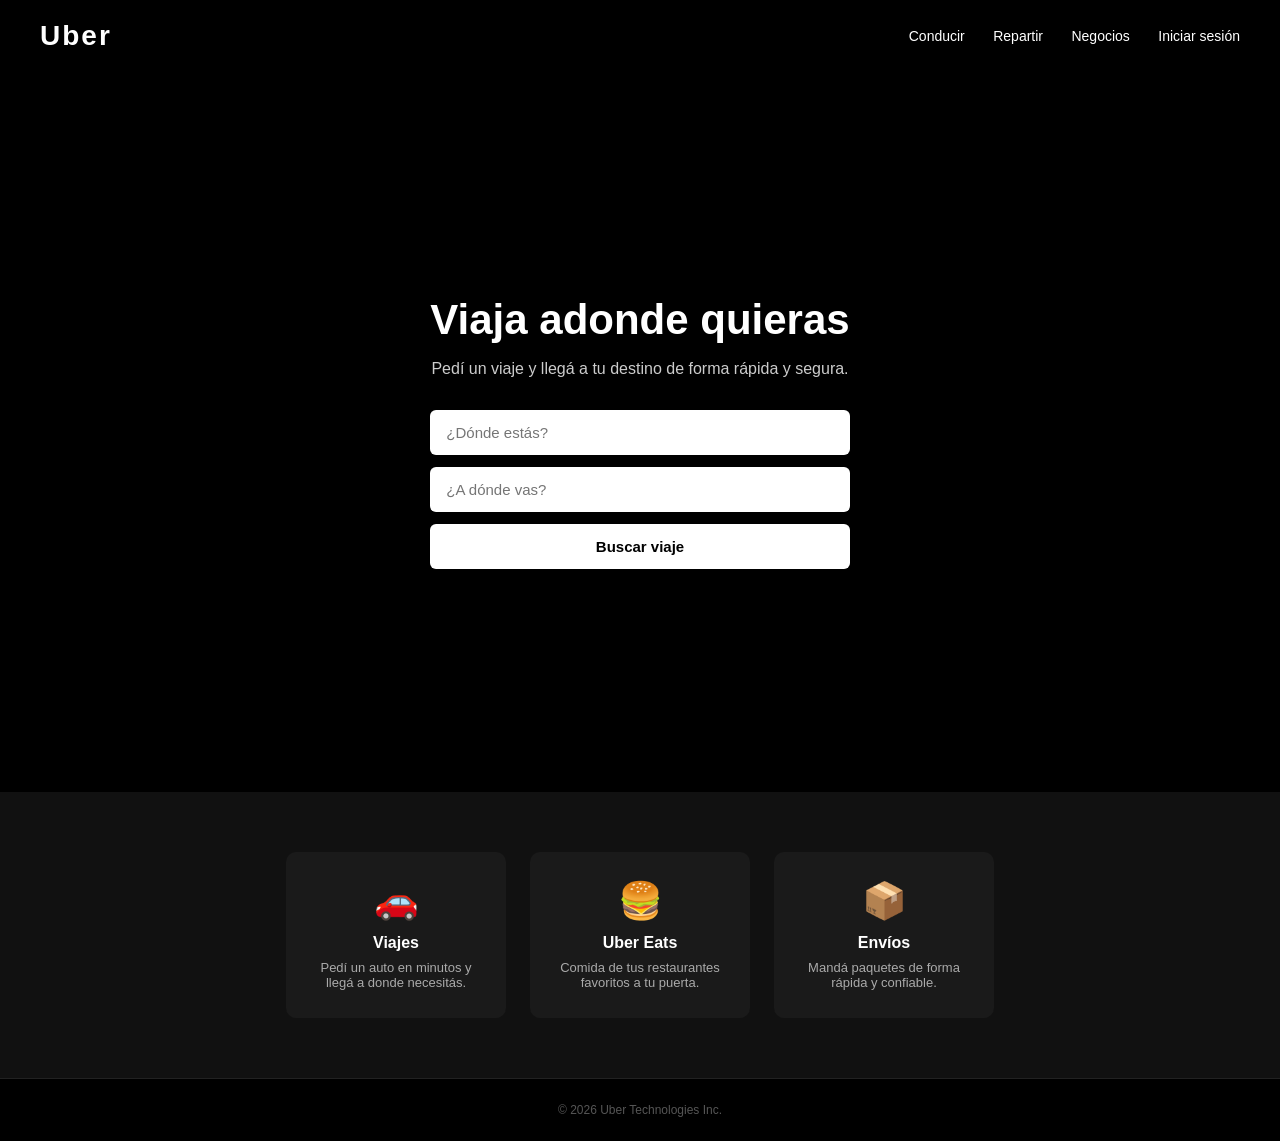
<file: Ejercicios/Ejercicio 3/Ejercicio-3pag3.html>
<!DOCTYPE html>
<html lang="es">
<head>
  <meta charset="UTF-8">
  <title>Uber</title>
  <style>
    * { margin: 0; padding: 0; box-sizing: border-box; }

    body {
      font-family: Arial, sans-serif;
      background: #000;
      color: #fff;
    }

    
    header {
      display: flex;
      justify-content: space-between;
      align-items: center;
      padding: 20px 40px;
    }

    header h1 { font-size: 28px; letter-spacing: 2px; }

    nav a {
      color: #fff;
      text-decoration: none;
      margin-left: 24px;
      font-size: 14px;
    }

    nav a:hover { text-decoration: underline; }

   
    .hero {
      display: flex;
      justify-content: center;
      align-items: center;
      min-height: 80vh;
      padding: 40px;
      background-image:
        linear-gradient(rgba(0,0,0,0.6), rgba(0,0,0,0.6)),
        url('https://images.unsplash.com/photo-1449965408869-eaa3f722e40d?w=1400');
      background-size: cover;
      background-position: center;
    }

    .hero-content { text-align: center; max-width: 500px; }

    .hero h2 { font-size: 42px; font-weight: 700; margin-bottom: 16px; }
    .hero p  { font-size: 16px; color: #ccc; margin-bottom: 32px; }

    
    .form { display: flex; flex-direction: column; gap: 12px; }

    .form input {
      padding: 14px 16px;
      border-radius: 6px;
      border: none;
      font-size: 15px;
      background: #fff;
      color: #000;
      width: 100%;
    }

    .form button {
      padding: 14px;
      background: #fff;
      color: #000;
      border: none;
      border-radius: 6px;
      font-size: 15px;
      font-weight: 700;
      cursor: pointer;
    }

    .form button:hover { background: #ddd; }

    
    section {
      display: flex;
      justify-content: center;
      gap: 24px;
      padding: 60px 40px;
      background: #111;
      flex-wrap: wrap;
    }

    .card {
      background: #1a1a1a;
      border-radius: 10px;
      padding: 28px;
      width: 220px;
      text-align: center;
    }

    .card .icono { font-size: 36px; margin-bottom: 12px; }
    .card h3     { font-size: 16px; margin-bottom: 8px; }
    .card p      { font-size: 13px; color: #aaa; }

    
    footer {
      background: #000;
      text-align: center;
      padding: 24px;
      font-size: 12px;
      color: #555;
      border-top: 1px solid #222;
    }
  </style>
</head>
<body>

  
  <header>
    <h1>Uber</h1>
    <nav>
      <a href="#">Conducir</a>
      <a href="#">Repartir</a>
      <a href="#">Negocios</a>
      <a href="#">Iniciar sesión</a>
    </nav>
  </header>

 
  <div class="hero">
    <div class="hero-content">
      <h2>Viaja adonde quieras</h2>
        <p>Pedí un viaje y llegá a tu destino de forma rápida y segura.</p>
        <div class="form">
        <input type="text" placeholder="¿Dónde estás?">
        <input type="text" placeholder="¿A dónde vas?">
        <button>Buscar viaje</button>
    </div>
    </div>
  </div>

 
  <section>
    <div class="card">
      <div class="icono">🚗</div>
      <h3>Viajes</h3>
      <p>Pedí un auto en minutos y llegá a donde necesitás.</p>
    </div>
    <div class="card">
      <div class="icono">🍔</div>
      <h3>Uber Eats</h3>
      <p>Comida de tus restaurantes favoritos a tu puerta.</p>
    </div>
    <div class="card">
      <div class="icono">📦</div>
      <h3>Envíos</h3>
      <p>Mandá paquetes de forma rápida y confiable.</p>
    </div>
  </section>

 
  <footer>
    <p>© 2026 Uber Technologies Inc.</p>
  </footer>

</body>
</html>
</file>
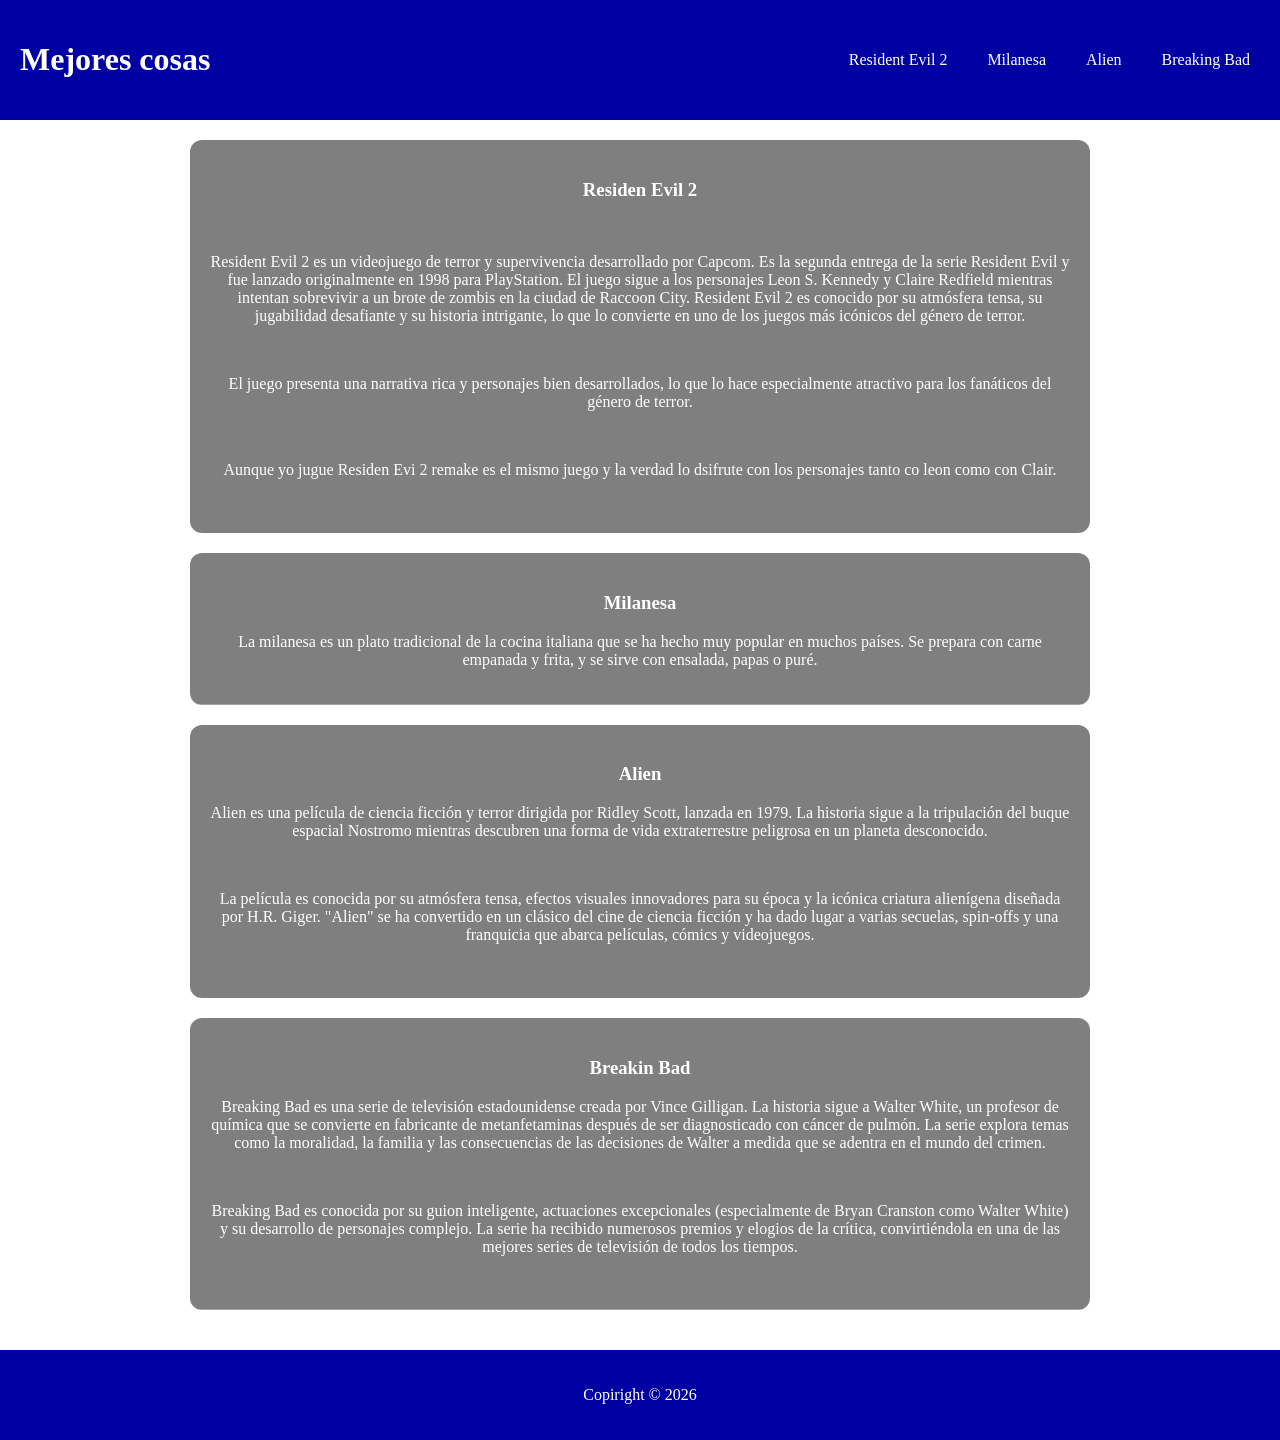
<file: Ejercicios/Ejercicio 4/Ejercicio-4.html>
<!DOCTYPE html>
<html lang="en">
<head>
    <meta charset="UTF-8">
    <meta name="viewport" content="width=device-width, initial-scale=1.0">
    <title>ejercicio 4</title>
    <style>

        body{
            text-align: center;
            margin: 0;
            padding: 0;
        }

        header {
            background-color: rgb(0, 0, 163);
            padding: 20px;
            color: #fff;
            width: 100%;
            margin: 0;
            box-sizing: border-box;
            display: flex;
            justify-content: space-between;
            align-items: center;
        }

        nav ul {
            list-style: none;
            margin: 0;
            padding: 0;
            display: flex;
            gap: 20px;
        }

        nav a {
            color: #fff;
            text-decoration: none;
            padding: 10px;
            border-radius: 5px;
            transition: background-color 0.3s;
        }

        nav a:hover {
            background-color: rgba(255, 255, 255, 0.2);
        }

        footer {
             background-color: rgb(0, 0, 163);
            padding: 20px;
            color: #fff;
            width: 100%;
            margin: 0;
            box-sizing: border-box;
        }

        main {
            max-width: 900px;
            margin: 0 auto;
            padding: 20px;
        }

        section {
            padding: 20px;
            margin-bottom: 20px;
            border-radius: 12px;
            color: #fff;
            background-size: cover;
            background-position: center;
        }

        #residentevil2{
            background-image: linear-gradient(rgba(0,0,0,0.5), rgba(0,0,0,0.5)),url("https://shared.fastly.steamstatic.com/store_item_assets/steam/apps/883710/capsule_616x353.jpg?t=1768954831");
        
        }

        #milanesa{
            background-image: linear-gradient(rgba(0,0,0,0.5), rgba(0,0,0,0.5)),url("https://img.freepik.com/fotos-premium/fondo-pan-rallado_469558-16198.jpg");
        }

        #alien{
            background-image: linear-gradient(rgba(0,0,0,0.5), rgba(0,0,0,0.5)),url("https://i.blogs.es/3ac7f7/alien-cartel/650_1200.jpg");
        }

        #breakingbad{
            background-image: linear-gradient(rgba(0,0,0,0.5), rgba(0,0,0,0.5)),url("https://w0.peakpx.com/wallpaper/352/336/HD-wallpaper-breaking-bad.jpg");
        }


    </style>
</head>
<body>

    <header>
        <h1>Mejores cosas</h1>
        <nav>
            <ul>
                <li><a href="#residentevil2">Resident Evil 2</a></li>
                <li><a href="#milanesa">Milanesa</a></li>
                <li><a href="#alien">Alien</a></li>
                <li><a href="#breakingbad">Breaking Bad</a></li>
            </ul>
        </nav>
    </header>

    <main>
        <section id="residentevil2">

            <h3>Residen Evil 2</h3>
            <br>
            <p>Resident Evil 2 es un videojuego de terror y supervivencia desarrollado por Capcom. Es la segunda entrega de la serie Resident Evil y fue lanzado originalmente en 1998 para PlayStation. El juego sigue a los personajes Leon S. Kennedy y Claire Redfield mientras intentan sobrevivir a un brote de zombis en la ciudad de Raccoon City. Resident Evil 2 es conocido por su atmósfera tensa, su jugabilidad desafiante y su historia intrigante, lo que lo convierte en uno de los juegos más icónicos del género de terror.</p>
            <br>
            <p>El juego presenta una narrativa rica y personajes bien desarrollados, lo que lo hace especialmente atractivo para los fanáticos del género de terror.</p>
            <br>
            <p>Aunque yo jugue Residen Evi 2 remake es el mismo juego y la verdad lo dsifrute con los personajes tanto co leon como con Clair.</p>
            <br>

        </section> 
        <section id="milanesa">
            <h3>Milanesa</h3>
            <p>La milanesa es un plato tradicional de la cocina italiana que se ha hecho muy popular en muchos países. Se prepara con carne empanada y frita, y se sirve con ensalada, papas o puré.</p>
        </section>
        <section id="alien">

            <h3>Alien</h3>
            <p>Alien es una película de ciencia ficción y terror dirigida por Ridley Scott, lanzada en 1979. La historia sigue a la tripulación del buque espacial Nostromo mientras descubren una forma de vida extraterrestre peligrosa en un planeta desconocido.</p>
            <br>
            <p>La película es conocida por su atmósfera tensa, efectos visuales innovadores para su época y la icónica criatura alienígena diseñada por H.R. Giger. "Alien" se ha convertido en un clásico del cine de ciencia ficción y ha dado lugar a varias secuelas, spin-offs y una franquicia que abarca películas, cómics y videojuegos.</p>
            <br>

        </section>
        <section id="breakingbad">

            <h3>Breakin Bad</h3>
            <p>Breaking Bad es una serie de televisión estadounidense creada por Vince Gilligan. La historia sigue a Walter White, un profesor de química que se convierte en fabricante de metanfetaminas después de ser diagnosticado con cáncer de pulmón. La serie explora temas como la moralidad, la familia y las consecuencias de las decisiones de Walter a medida que se adentra en el mundo del crimen.</p>
            <br>
            <p>Breaking Bad es conocida por su guion inteligente, actuaciones excepcionales (especialmente de Bryan Cranston como Walter White) y su desarrollo de personajes complejo. La serie ha recibido numerosos premios y elogios de la crítica, convirtiéndola en una de las mejores series de televisión de todos los tiempos.</p>
            <br>
        </section>


    </main>    

        <footer>        
            <p>Copiright © 2026</p> 
        </footer>
</body>
</html>
</file>
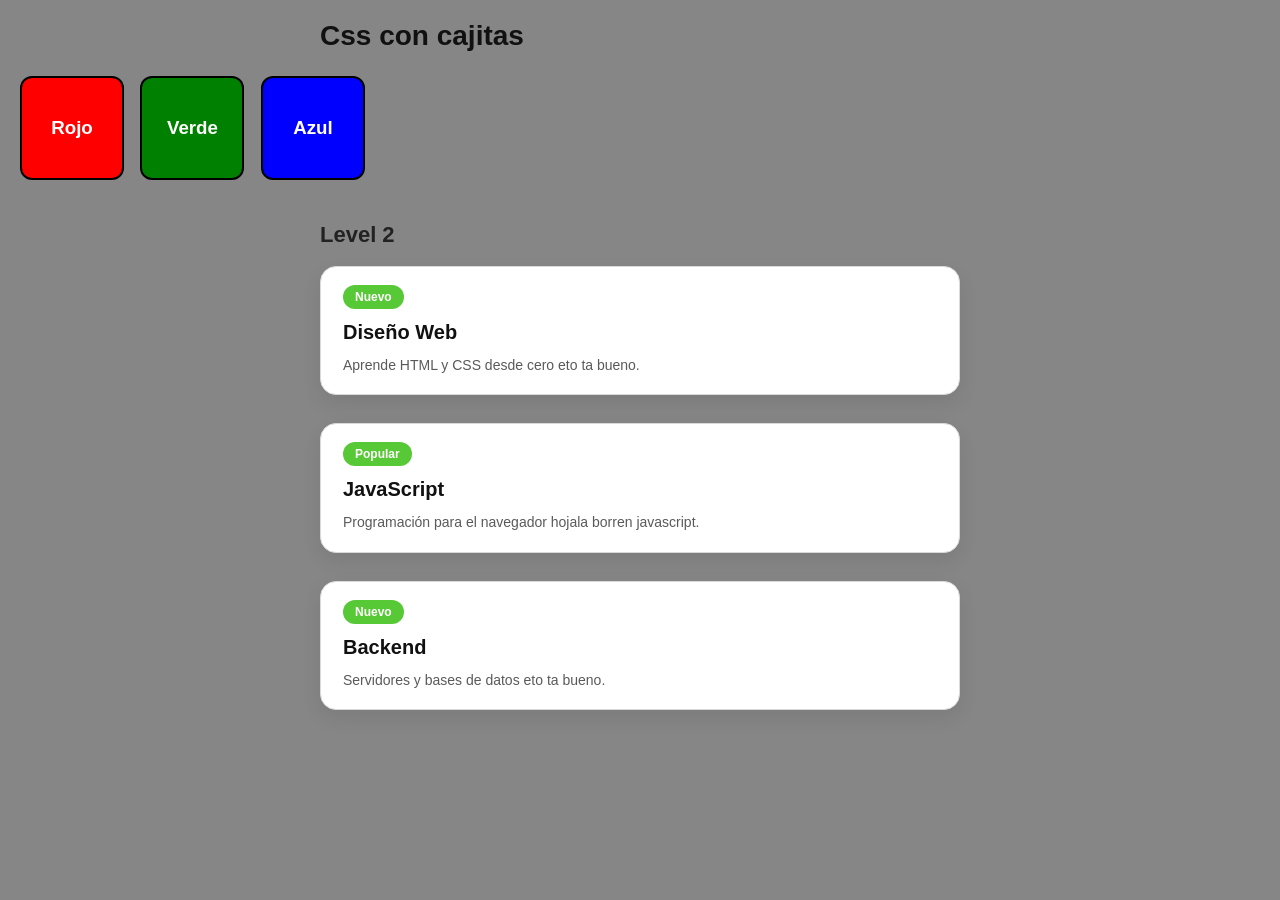
<file: Ejercicios/Ejercicio 5/ejercicio-5.html>
<!DOCTYPE html>
<html lang="en">
<head>
    <meta charset="UTF-8">
    <meta name="viewport" content="width=device-width, initial-scale=1.0">
    <title>Css con cajitas</title>
    <link rel="stylesheet" href="Css5.css">
</head>
<body>
    <header>
        <h1>Css con cajitas</h1>
    </header>
    <section id="rojo">
        <h3>Rojo</h3>
    </section>
    <section id="verde">
        <h3>Verde</h3>
    </section>
    <section id="azul">
        <h3>Azul</h3>   
    </section>
    <br>

    <h2>Level 2</h2>

    <section class="cursito">
        <article class="cursitos">
            <span class="nuevo">Nuevo</span>
            <h3 class="tit">Diseño Web</h3>
            <p class="desc">Aprende HTML y CSS desde cero eto ta bueno.</p>
        </article>
        <article class="cursitos">
            <span class="nuevo">Popular</span>
            <h3 class="tit">JavaScript</h3>
            <p class="desc">Programación para el navegador hojala borren javascript.</p>
        </article>
        <article class="cursitos">
            <span class="nuevo">Nuevo</span>
            <h3 class="tit">Backend</h3>
            <p class="desc">Servidores y bases de datos eto ta bueno.</p>
        </article>
    </section>

    
</body>
</html>
</file>
<file: Ejercicios/Ejercicio 5/Css5.css>
body {
    margin: 0;
    padding: 20px;
    font-family: Arial, sans-serif;
    background: #f3f5f8;
    color: #111111;
    background-color: #868686;
}

header {
    max-width: 640px;
    margin: 0 auto 24px;
}

h1 {
    font-size: 28px;
    margin: 0;
}

h2 {
    max-width: 640px;
    margin: 30px auto 18px;
    font-size: 22px;
    color: #222222;
}

#rojo,
#verde,
#azul {
    display: inline-flex;
    align-items: center;
    justify-content: center;
    width: 100px;
    height: 100px;
    border: 2px solid #000000;
    border-radius: 12px;
    margin-right: 12px;
    margin-bottom: 12px;
    color: #ffffff;
    font-weight: 700;
}

#rojo {
    background-color: red;
}

#verde {
    background-color: green;
}

#azul {
    background-color: blue;
}

.cursito {
    display: flex;
    flex-direction: column;
    gap: 16px;
    max-width: 640px;
    margin: 0 auto;
}

.cursitos {
    background: #ffffff;
    border: 1px solid #d9d9d9;
    border-radius: 16px;
    box-shadow: 0 8px 20px rgba(0, 0, 0, 0.08);
    padding: 18px 22px;
}

.cursitos + .cursitos {
    margin-top: 12px;
}

.nuevo {
    display: inline-block;
    background: #58c936;
    color: #ffffff;
    font-size: 12px;
    font-weight: 700;
    padding: 5px 12px;
    border-radius: 999px;
    margin-bottom: 12px;
}

.tit {
    font-size: 20px;
    font-weight: 700;
    color: #111111;
    margin: 0 0 10px;
}

.desc {
    font-size: 14px;
    line-height: 1.6;
    color: #5a5a5a;
    margin: 0;
}
</file>
